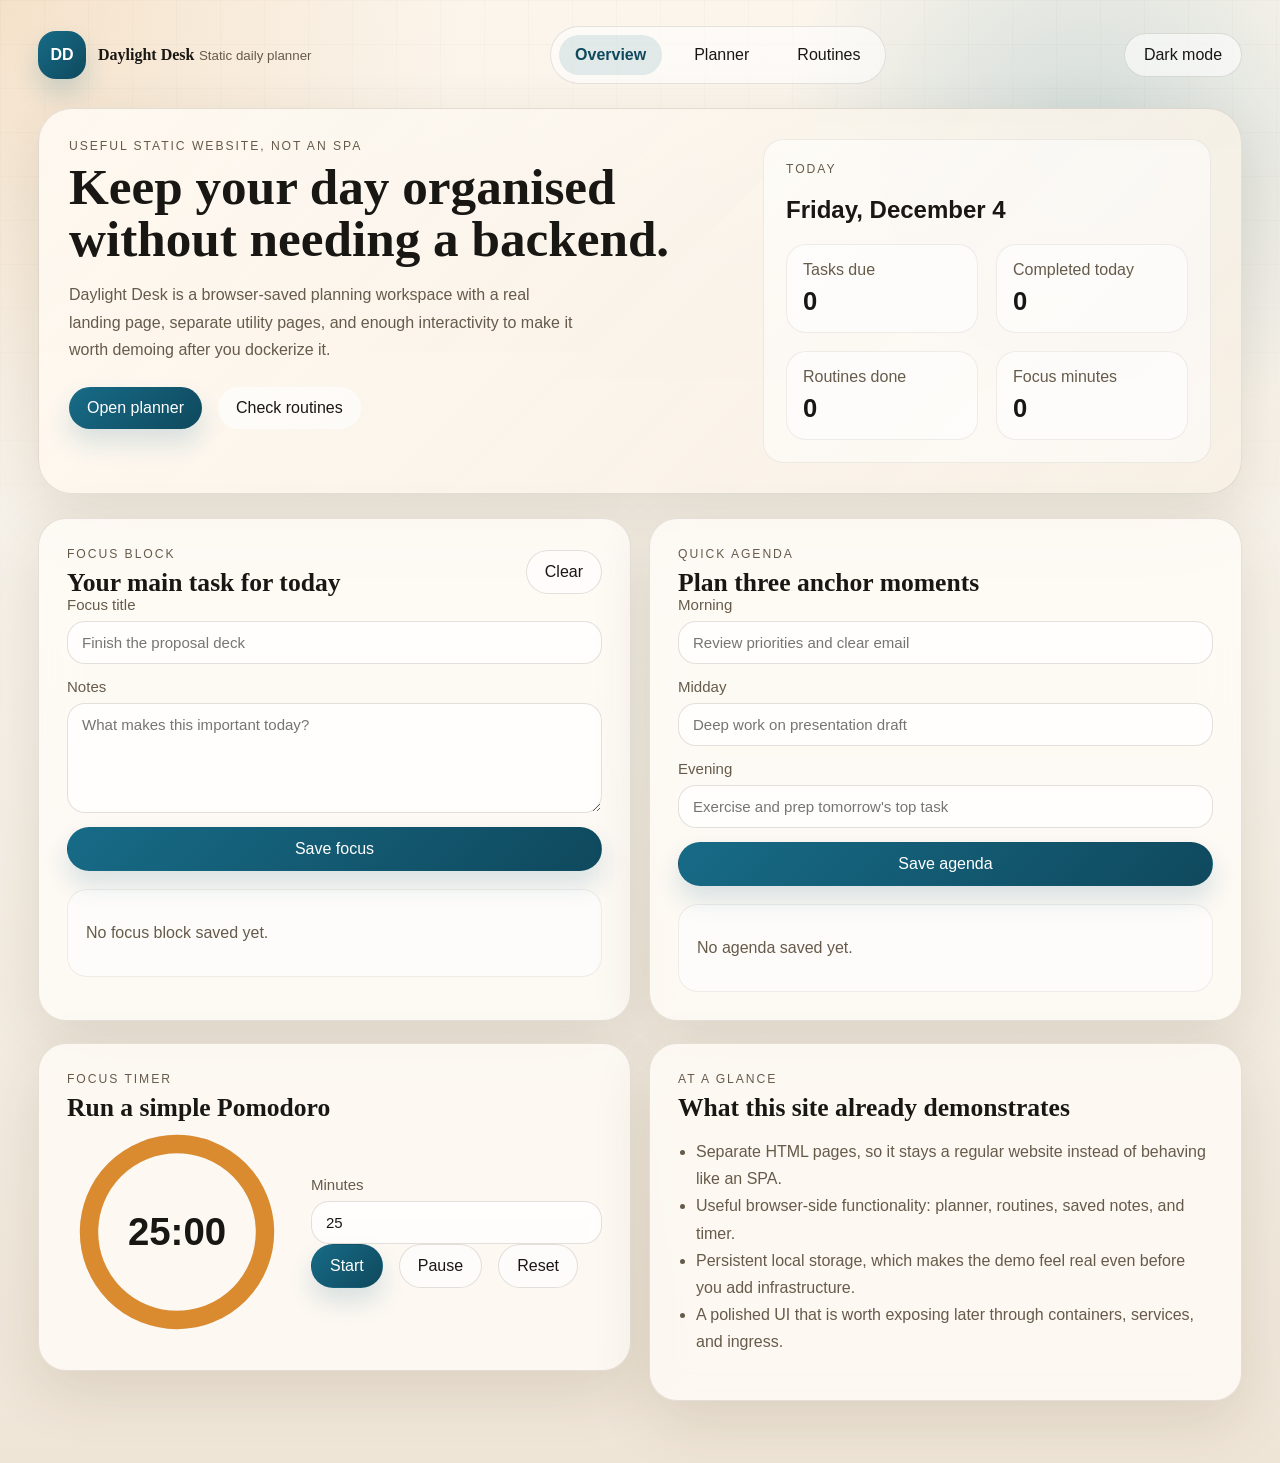
<file: index.html>
<!DOCTYPE html>
<html lang="en">
<head>
  <meta charset="UTF-8">
  <meta name="viewport" content="width=device-width, initial-scale=1.0">
  <title>Daylight Desk | Daily Planner</title>
  <meta
    name="description"
    content="A polished multi-page daily planner with focus tracking, routines, and browser-saved productivity tools."
  >
  <link rel="stylesheet" href="styles.css">
</head>
<body data-page="home">
  <div class="site-shell">
    <header class="site-header">
      <a class="brand" href="index.html">
        <span class="brand-mark">DD</span>
        <span>
          <strong>Daylight Desk</strong>
          <small>Static daily planner</small>
        </span>
      </a>

      <nav class="main-nav" aria-label="Primary">
        <a class="is-active" href="index.html">Overview</a>
        <a href="planner.html">Planner</a>
        <a href="routines.html">Routines</a>
      </nav>

      <button class="ghost-button theme-toggle" type="button" aria-label="Toggle color theme">Dark mode</button>
    </header>

    <main>
      <section class="hero card hero-card">
        <div class="hero-copy">
          <p class="eyebrow">Useful static website, not an SPA</p>
          <h1>Keep your day organised without needing a backend.</h1>
          <p class="hero-text">
            Daylight Desk is a browser-saved planning workspace with a real landing page, separate utility pages, and enough interactivity to make it worth demoing after you dockerize it.
          </p>
          <div class="hero-actions">
            <a class="primary-link" href="planner.html">Open planner</a>
            <a class="ghost-link" href="routines.html">Check routines</a>
          </div>
        </div>

        <aside class="hero-panel">
          <p class="panel-label">Today</p>
          <h2 id="todayDate">Tuesday, 12 May</h2>
          <div class="snapshot-grid">
            <article>
              <span>Tasks due</span>
              <strong id="snapshotTasksDue">0</strong>
            </article>
            <article>
              <span>Completed today</span>
              <strong id="snapshotTasksDone">0</strong>
            </article>
            <article>
              <span>Routines done</span>
              <strong id="snapshotRoutinesDone">0</strong>
            </article>
            <article>
              <span>Focus minutes</span>
              <strong id="snapshotFocusMinutes">0</strong>
            </article>
          </div>
        </aside>
      </section>

      <section class="home-grid">
        <section class="card section-card focus-card">
          <div class="section-heading">
            <div>
              <p class="eyebrow">Focus block</p>
              <h2>Your main task for today</h2>
            </div>
            <button class="ghost-button" id="clearFocusButton" type="button">Clear</button>
          </div>

          <form class="stack-form" id="focusForm">
            <label>
              Focus title
              <input id="focusTitle" type="text" maxlength="90" placeholder="Finish the proposal deck">
            </label>
            <label>
              Notes
              <textarea id="focusNotes" rows="4" maxlength="240" placeholder="What makes this important today?"></textarea>
            </label>
            <button class="primary-button" type="submit">Save focus</button>
          </form>

          <article class="saved-focus" id="focusPreview">
            <p class="empty-state">No focus block saved yet.</p>
          </article>
        </section>

        <section class="card section-card agenda-card">
          <div class="section-heading">
            <div>
              <p class="eyebrow">Quick agenda</p>
              <h2>Plan three anchor moments</h2>
            </div>
          </div>

          <form class="agenda-form" id="agendaForm">
            <label>
              Morning
              <input id="morningPlan" type="text" maxlength="80" placeholder="Review priorities and clear email">
            </label>
            <label>
              Midday
              <input id="middayPlan" type="text" maxlength="80" placeholder="Deep work on presentation draft">
            </label>
            <label>
              Evening
              <input id="eveningPlan" type="text" maxlength="80" placeholder="Exercise and prep tomorrow's top task">
            </label>
            <button class="primary-button secondary" type="submit">Save agenda</button>
          </form>

          <div class="agenda-preview" id="agendaPreview"></div>
        </section>
      </section>

      <section class="home-grid bottom-grid">
        <section class="card section-card timer-card">
          <div class="section-heading">
            <div>
              <p class="eyebrow">Focus timer</p>
              <h2>Run a simple Pomodoro</h2>
            </div>
          </div>

          <div class="timer-shell">
            <div class="timer-ring">
              <svg viewBox="0 0 120 120" aria-hidden="true">
                <circle class="ring-base" cx="60" cy="60" r="48"></circle>
                <circle class="ring-progress" id="timerProgress" cx="60" cy="60" r="48"></circle>
              </svg>
              <strong id="timerDisplay">25:00</strong>
            </div>

            <div class="timer-controls">
              <label>
                Minutes
                <input id="timerMinutes" type="number" min="5" max="60" value="25">
              </label>
              <div class="button-row">
                <button class="primary-button" id="startTimerButton" type="button">Start</button>
                <button class="ghost-button" id="pauseTimerButton" type="button">Pause</button>
                <button class="ghost-button" id="resetTimerButton" type="button">Reset</button>
              </div>
            </div>
          </div>
        </section>

        <section class="card section-card overview-card">
          <div class="section-heading">
            <div>
              <p class="eyebrow">At a glance</p>
              <h2>What this site already demonstrates</h2>
            </div>
          </div>

          <ul class="feature-list">
            <li>Separate HTML pages, so it stays a regular website instead of behaving like an SPA.</li>
            <li>Useful browser-side functionality: planner, routines, saved notes, and timer.</li>
            <li>Persistent local storage, which makes the demo feel real even before you add infrastructure.</li>
            <li>A polished UI that is worth exposing later through containers, services, and ingress.</li>
          </ul>
        </section>
      </section>
    </main>
  </div>

  <script src="script.js"></script>
</body>
</html>
</file>
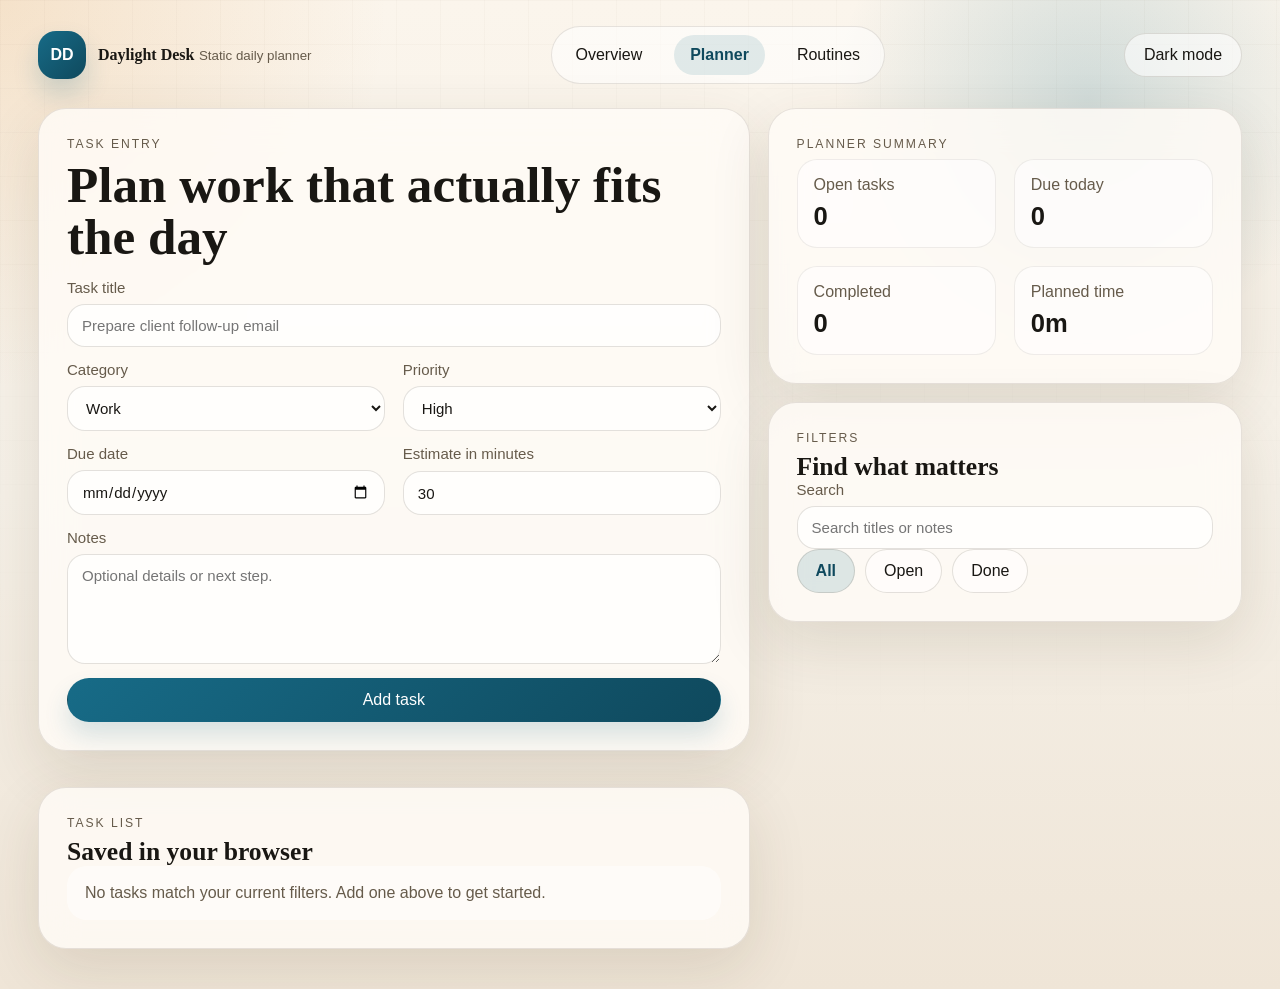
<file: planner.html>
<!DOCTYPE html>
<html lang="en">
<head>
  <meta charset="UTF-8">
  <meta name="viewport" content="width=device-width, initial-scale=1.0">
  <title>Daylight Desk | Planner</title>
  <meta
    name="description"
    content="Manage daily tasks with status filters, due dates, and browser-saved planning."
  >
  <link rel="stylesheet" href="styles.css">
</head>
<body data-page="planner">
  <div class="site-shell">
    <header class="site-header">
      <a class="brand" href="index.html">
        <span class="brand-mark">DD</span>
        <span>
          <strong>Daylight Desk</strong>
          <small>Static daily planner</small>
        </span>
      </a>

      <nav class="main-nav" aria-label="Primary">
        <a href="index.html">Overview</a>
        <a class="is-active" href="planner.html">Planner</a>
        <a href="routines.html">Routines</a>
      </nav>

      <button class="ghost-button theme-toggle" type="button" aria-label="Toggle color theme">Dark mode</button>
    </header>

    <main class="planner-layout">
      <section class="card section-card task-entry-card">
        <div class="section-heading">
          <div>
            <p class="eyebrow">Task entry</p>
            <h1>Plan work that actually fits the day</h1>
          </div>
        </div>

        <form id="taskForm" class="task-form">
          <label>
            Task title
            <input id="taskTitle" type="text" maxlength="90" placeholder="Prepare client follow-up email">
          </label>
          <div class="grid-two">
            <label>
              Category
              <select id="taskCategory">
                <option value="Work">Work</option>
                <option value="Personal">Personal</option>
                <option value="Health">Health</option>
                <option value="Errands">Errands</option>
              </select>
            </label>
            <label>
              Priority
              <select id="taskPriority">
                <option value="High">High</option>
                <option value="Medium">Medium</option>
                <option value="Low">Low</option>
              </select>
            </label>
          </div>
          <div class="grid-two">
            <label>
              Due date
              <input id="taskDueDate" type="date">
            </label>
            <label>
              Estimate in minutes
              <input id="taskEstimate" type="number" min="5" max="480" step="5" value="30">
            </label>
          </div>
          <label>
            Notes
            <textarea id="taskNotes" rows="4" maxlength="220" placeholder="Optional details or next step."></textarea>
          </label>
          <button class="primary-button" type="submit">Add task</button>
        </form>
      </section>

      <aside class="planner-sidebar">
        <section class="card section-card summary-card">
          <p class="eyebrow">Planner summary</p>
          <div class="summary-grid">
            <article>
              <span>Open tasks</span>
              <strong id="openTasksCount">0</strong>
            </article>
            <article>
              <span>Due today</span>
              <strong id="dueTodayCount">0</strong>
            </article>
            <article>
              <span>Completed</span>
              <strong id="completedTasksCount">0</strong>
            </article>
            <article>
              <span>Planned time</span>
              <strong id="plannedMinutesCount">0m</strong>
            </article>
          </div>
        </section>

        <section class="card section-card filter-card">
          <div class="section-heading compact">
            <div>
              <p class="eyebrow">Filters</p>
              <h2>Find what matters</h2>
            </div>
          </div>

          <label>
            Search
            <input id="taskSearch" type="search" placeholder="Search titles or notes">
          </label>

          <div class="chip-row" role="group" aria-label="Task status filters">
            <button class="filter-chip is-active" data-status="all" type="button">All</button>
            <button class="filter-chip" data-status="open" type="button">Open</button>
            <button class="filter-chip" data-status="done" type="button">Done</button>
          </div>
        </section>
      </aside>

      <section class="card section-card task-list-card">
        <div class="section-heading compact">
          <div>
            <p class="eyebrow">Task list</p>
            <h2>Saved in your browser</h2>
          </div>
        </div>
        <div id="taskList" class="task-list"></div>
      </section>
    </main>
  </div>

  <template id="taskItemTemplate">
    <article class="task-item">
      <div class="task-main">
        <label class="task-checkline">
          <input class="task-toggle" type="checkbox">
          <div>
            <strong class="task-title"></strong>
            <p class="task-meta"></p>
          </div>
        </label>
        <div class="task-pills">
          <span class="badge task-priority"></span>
          <span class="badge task-category"></span>
        </div>
      </div>
      <p class="task-notes"></p>
      <div class="task-footer">
        <span class="task-estimate"></span>
        <button class="ghost-button compact remove-task-button" type="button">Delete</button>
      </div>
    </article>
  </template>

  <script src="script.js"></script>
</body>
</html>
</file>
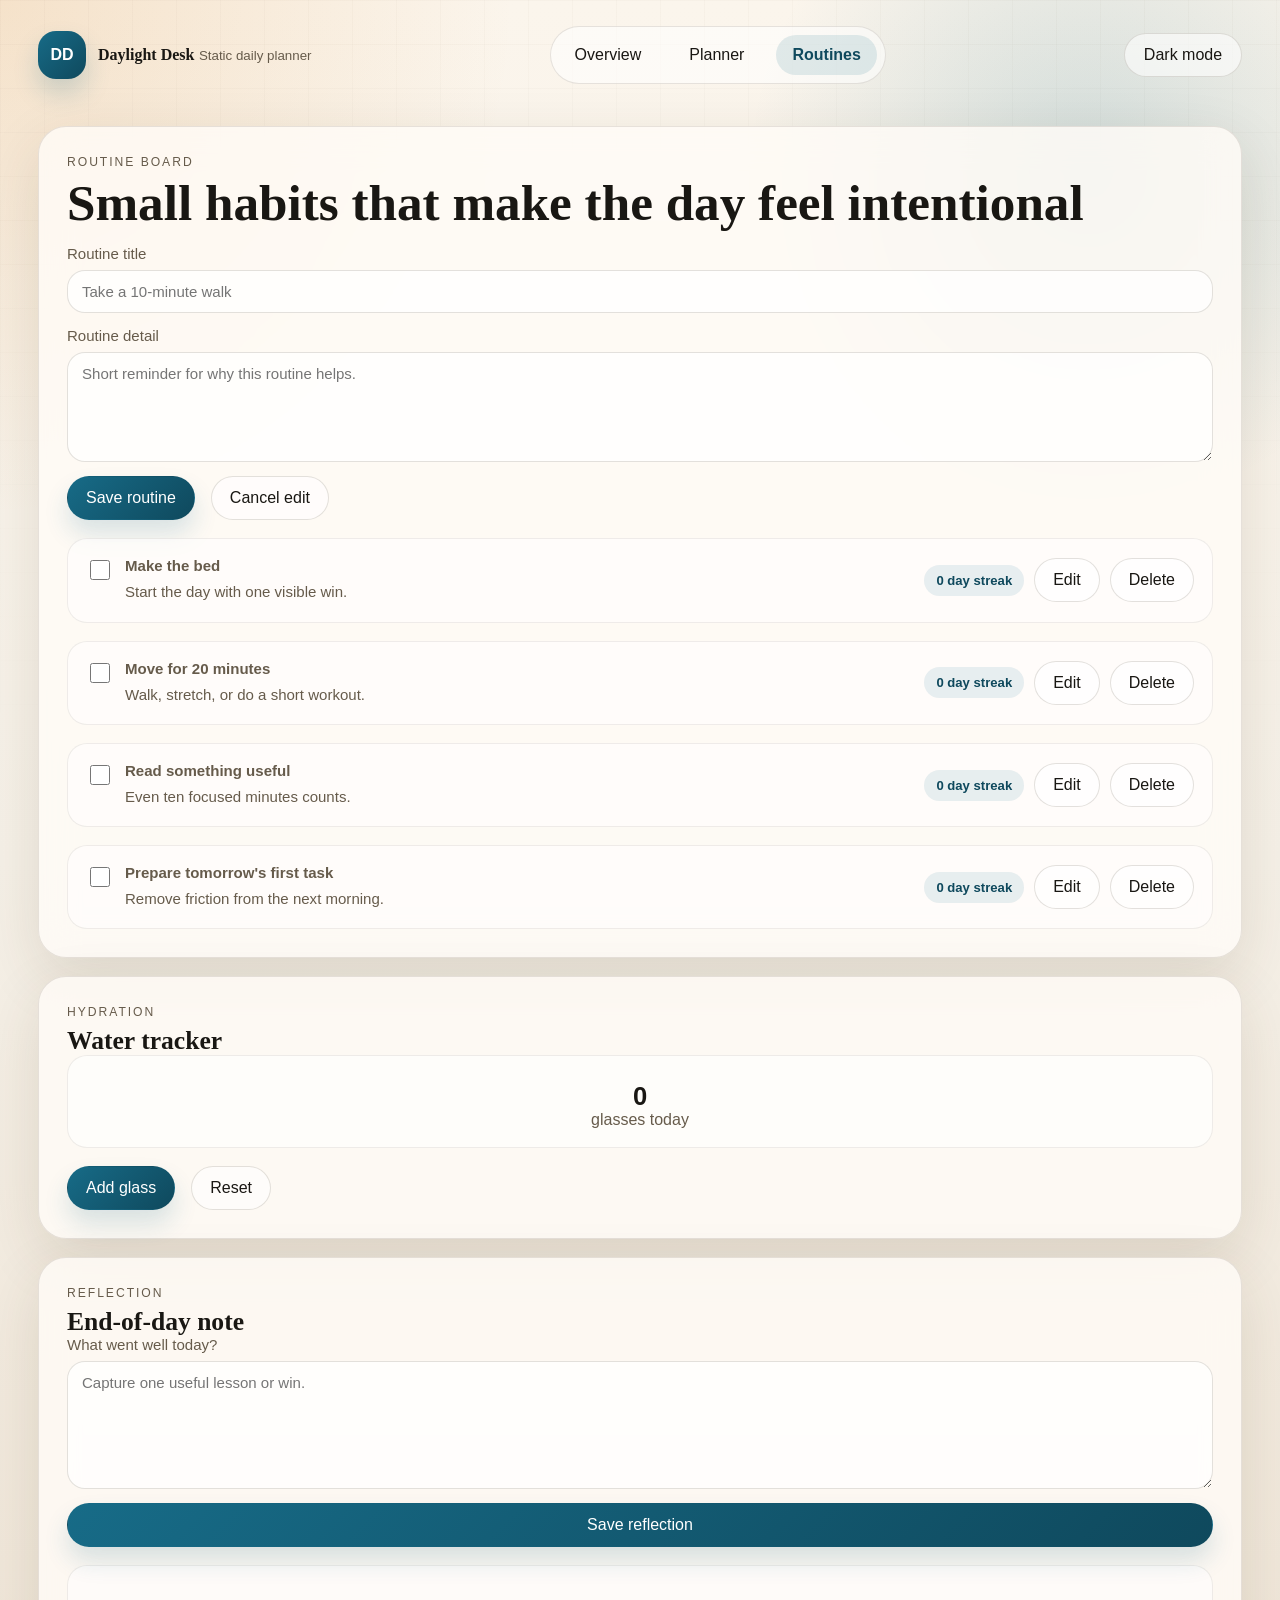
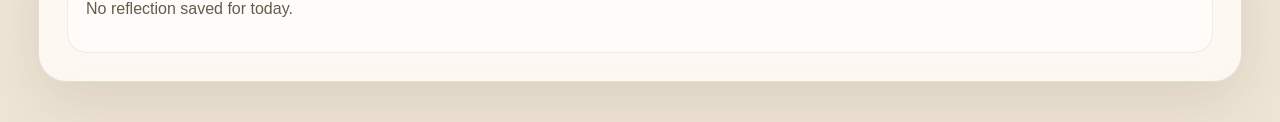
<file: routines.html>
<!DOCTYPE html>
<html lang="en">
<head>
  <meta charset="UTF-8">
  <meta name="viewport" content="width=device-width, initial-scale=1.0">
  <title>Daylight Desk | Routines</title>
  <meta
    name="description"
    content="Track habits, hydration, and quick daily reflections in a static multi-page website."
  >
  <link rel="stylesheet" href="styles.css">
</head>
<body data-page="routines">
  <div class="site-shell">
    <header class="site-header">
      <a class="brand" href="index.html">
        <span class="brand-mark">DD</span>
        <span>
          <strong>Daylight Desk</strong>
          <small>Static daily planner</small>
        </span>
      </a>

      <nav class="main-nav" aria-label="Primary">
        <a href="index.html">Overview</a>
        <a href="planner.html">Planner</a>
        <a class="is-active" href="routines.html">Routines</a>
      </nav>

      <button class="ghost-button theme-toggle" type="button" aria-label="Toggle color theme">Dark mode</button>
    </header>

    <main class="routines-layout">
      <section class="card section-card routine-board-card">
        <div class="section-heading compact">
          <div>
            <p class="eyebrow">Routine board</p>
            <h1>Small habits that make the day feel intentional</h1>
          </div>
        </div>

        <form id="routineForm" class="stack-form routine-form">
          <input id="routineEditId" type="hidden">
          <label>
            Routine title
            <input id="routineTitle" type="text" maxlength="70" placeholder="Take a 10-minute walk">
          </label>
          <label>
            Routine detail
            <textarea id="routineCopy" rows="3" maxlength="180" placeholder="Short reminder for why this routine helps."></textarea>
          </label>
          <div class="button-row">
            <button class="primary-button" type="submit">Save routine</button>
            <button class="ghost-button" id="cancelRoutineEditButton" type="button">Cancel edit</button>
          </div>
        </form>

        <div id="routineList" class="routine-list"></div>
      </section>

      <section class="side-column">
        <article class="card section-card hydration-card">
          <div class="section-heading compact">
            <div>
              <p class="eyebrow">Hydration</p>
              <h2>Water tracker</h2>
            </div>
          </div>

          <div class="hydration-display">
            <strong id="waterCount">0</strong>
            <span>glasses today</span>
          </div>

          <div class="button-row">
            <button class="primary-button" id="addWaterButton" type="button">Add glass</button>
            <button class="ghost-button" id="resetWaterButton" type="button">Reset</button>
          </div>
        </article>

        <article class="card section-card reflection-card">
          <div class="section-heading compact">
            <div>
              <p class="eyebrow">Reflection</p>
              <h2>End-of-day note</h2>
            </div>
          </div>

          <form id="reflectionForm" class="stack-form">
            <label>
              What went well today?
              <textarea id="reflectionInput" rows="6" maxlength="260" placeholder="Capture one useful lesson or win."></textarea>
            </label>
            <button class="primary-button" type="submit">Save reflection</button>
          </form>

          <article class="saved-reflection" id="reflectionPreview">
            <p class="empty-state">No reflection saved for today.</p>
          </article>
        </article>
      </section>
    </main>
  </div>

  <template id="routineItemTemplate">
    <article class="routine-item">
      <label>
        <input class="routine-toggle" type="checkbox">
        <div>
          <strong class="routine-title"></strong>
          <p class="routine-copy"></p>
        </div>
      </label>
      <div class="routine-actions">
        <span class="badge routine-streak"></span>
        <button class="ghost-button compact edit-routine-button" type="button">Edit</button>
        <button class="ghost-button compact delete-routine-button" type="button">Delete</button>
      </div>
    </article>
  </template>

  <script src="script.js"></script>
</body>
</html>
</file>
<file: styles.css>
:root {
  color-scheme: light;
  --bg: #f5f0e7;
  --bg-alt: #efe5d7;
  --surface: rgba(255, 252, 247, 0.82);
  --surface-strong: #fff9f1;
  --line: rgba(60, 46, 26, 0.12);
  --ink: #191713;
  --muted: #665b4b;
  --primary: #176b87;
  --primary-deep: #0f495d;
  --accent: #da8b2f;
  --soft-green: #2d7b5e;
  --soft-red: #b65245;
  --shadow: 0 20px 60px rgba(64, 46, 18, 0.12);
  --radius-xl: 28px;
  --radius-lg: 20px;
  --radius-md: 16px;
  --radius-sm: 12px;
  --max-width: 1240px;
}

body[data-theme="dark"] {
  color-scheme: dark;
  --bg: #12161b;
  --bg-alt: #1a232b;
  --surface: rgba(23, 30, 38, 0.82);
  --surface-strong: #1f2a33;
  --line: rgba(190, 214, 230, 0.2);
  --ink: #e8eef2;
  --muted: #b3c0c9;
  --primary: #54aac7;
  --primary-deep: #2a7188;
  --accent: #f0b35f;
  --soft-green: #67c6a0;
  --soft-red: #ef8f84;
  --shadow: 0 20px 60px rgba(0, 0, 0, 0.35);
}

* {
  box-sizing: border-box;
}

html {
  scroll-behavior: smooth;
}

body {
  margin: 0;
  min-height: 100vh;
  font-family: Bahnschrift, "Aptos", "Segoe UI", sans-serif;
  color: var(--ink);
  background:
    radial-gradient(circle at top left, rgba(218, 139, 47, 0.18), transparent 24%),
    radial-gradient(circle at 85% 10%, rgba(23, 107, 135, 0.18), transparent 18%),
    linear-gradient(180deg, #fbf5ec 0%, var(--bg) 50%, var(--bg-alt) 100%);
}

body[data-theme="dark"] {
  background:
    radial-gradient(circle at top left, rgba(240, 179, 95, 0.12), transparent 24%),
    radial-gradient(circle at 85% 10%, rgba(84, 170, 199, 0.16), transparent 20%),
    linear-gradient(180deg, #11181e 0%, var(--bg) 50%, var(--bg-alt) 100%);
}

body::before {
  content: "";
  position: fixed;
  inset: 0;
  pointer-events: none;
  background-image:
    linear-gradient(rgba(102, 91, 75, 0.04) 1px, transparent 1px),
    linear-gradient(90deg, rgba(102, 91, 75, 0.04) 1px, transparent 1px);
  background-size: 44px 44px;
  mask-image: linear-gradient(180deg, rgba(0, 0, 0, 0.7), transparent 85%);
}

a,
button,
input,
select,
textarea {
  font: inherit;
}

a {
  color: inherit;
  text-decoration: none;
}

button,
input,
select,
textarea {
  border: 1px solid rgba(60, 46, 26, 0.14);
  background: rgba(255, 255, 255, 0.78);
  color: var(--ink);
  transition: transform 160ms ease, box-shadow 160ms ease, border-color 160ms ease, background 160ms ease;
}

button,
input,
select,
textarea {
  outline: none;
}

button:focus,
input:focus,
select:focus,
textarea:focus,
.main-nav a:focus,
.primary-link:focus,
.ghost-link:focus {
  box-shadow: 0 0 0 4px rgba(23, 107, 135, 0.12);
  border-color: rgba(23, 107, 135, 0.38);
}

.site-shell {
  position: relative;
  max-width: var(--max-width);
  margin: 0 auto;
  padding: 26px 18px 40px;
}

.site-header,
.main-nav,
.section-heading,
.hero,
.hero-actions,
.button-row,
.task-main,
.task-footer,
.task-pills,
.routine-item,
.note-row {
  display: flex;
  gap: 16px;
}

.site-header {
  flex-wrap: wrap;
}

.site-header,
.section-heading,
.task-footer,
.routine-item,
.task-main {
  align-items: center;
  justify-content: space-between;
}

.site-header {
  margin-bottom: 24px;
}

.brand {
  display: inline-flex;
  align-items: center;
  gap: 12px;
}

.brand strong,
.hero h1,
.section-card h1,
.section-card h2 {
  font-family: Georgia, "Times New Roman", serif;
}

.brand small,
.eyebrow,
.panel-label,
.task-meta,
.task-notes,
.empty-state,
.feature-list,
.hero-text,
.agenda-preview,
.saved-focus,
.saved-reflection,
.routine-copy,
.summary-grid span,
.snapshot-grid span,
.hydration-display span {
  color: var(--muted);
}

.brand-mark {
  display: inline-grid;
  place-items: center;
  width: 48px;
  height: 48px;
  border-radius: 18px;
  color: white;
  background: linear-gradient(135deg, var(--primary), var(--primary-deep));
  box-shadow: 0 14px 26px rgba(23, 107, 135, 0.2);
  font-weight: 800;
}

.main-nav {
  padding: 8px;
  border-radius: 999px;
  background: rgba(255, 255, 255, 0.56);
  border: 1px solid var(--line);
}

.main-nav a {
  padding: 11px 16px;
  border-radius: 999px;
}

.main-nav a.is-active {
  background: rgba(23, 107, 135, 0.12);
  color: var(--primary-deep);
  font-weight: 700;
}

.card {
  border-radius: var(--radius-xl);
  border: 1px solid var(--line);
  background: var(--surface);
  box-shadow: var(--shadow);
  backdrop-filter: blur(18px);
}

.section-card {
  padding: 28px;
}

.hero {
  align-items: stretch;
  margin-bottom: 24px;
  padding: 30px;
  border-radius: 34px;
  background:
    linear-gradient(135deg, rgba(255, 250, 242, 0.92), rgba(247, 239, 228, 0.88)),
    linear-gradient(180deg, rgba(23, 107, 135, 0.06), transparent);
}

.hero-card {
  display: grid;
  grid-template-columns: minmax(0, 1.2fr) minmax(290px, 0.8fr);
  gap: 22px;
}

.hero h1,
.section-card h1 {
  font-size: clamp(2.4rem, 4vw, 4rem);
  line-height: 1.02;
  margin: 0 0 16px;
}

.section-card h2 {
  font-size: clamp(1.4rem, 2vw, 2rem);
  line-height: 1.08;
  margin: 0;
}

.hero-text {
  max-width: 58ch;
  line-height: 1.7;
  margin-bottom: 24px;
}

.eyebrow,
.panel-label {
  margin: 0 0 8px;
  text-transform: uppercase;
  letter-spacing: 0.16em;
  font-size: 0.76rem;
}

.primary-link,
.ghost-link,
.primary-button,
.ghost-button,
.filter-chip {
  display: inline-flex;
  align-items: center;
  justify-content: center;
  border-radius: 999px;
  padding: 12px 18px;
  cursor: pointer;
}

.primary-link,
.primary-button {
  color: white;
  background: linear-gradient(135deg, var(--primary), var(--primary-deep));
  border-color: transparent;
  box-shadow: 0 14px 24px rgba(23, 107, 135, 0.16);
}

.ghost-link,
.ghost-button,
.filter-chip {
  background: rgba(255, 255, 255, 0.58);
}

body[data-theme="dark"] .ghost-link,
body[data-theme="dark"] .ghost-button,
body[data-theme="dark"] .filter-chip {
  background: rgba(33, 44, 55, 0.75);
}

.theme-toggle {
  min-width: 118px;
}

.primary-link:hover,
.ghost-link:hover,
.primary-button:hover,
.ghost-button:hover,
.filter-chip:hover {
  transform: translateY(-1px);
}

.secondary {
  width: 100%;
}

.hero-panel,
.saved-focus,
.agenda-preview,
.summary-grid article,
.task-item,
.routine-item,
.saved-reflection,
.snapshot-grid article {
  border-radius: var(--radius-lg);
  border: 1px solid rgba(60, 46, 26, 0.08);
  background: rgba(255, 255, 255, 0.52);
}

.hero-panel {
  padding: 22px;
}

.snapshot-grid,
.home-grid,
.summary-grid,
.planner-layout,
.routines-layout,
.grid-two,
.task-list,
.routine-list {
  display: grid;
  gap: 18px;
}

.snapshot-grid,
.summary-grid {
  grid-template-columns: repeat(2, minmax(0, 1fr));
}

.snapshot-grid article,
.summary-grid article {
  padding: 16px;
}

.snapshot-grid strong,
.summary-grid strong,
.hydration-display strong {
  display: block;
  margin-top: 8px;
  font-size: clamp(1.6rem, 2vw, 2.3rem);
}

.home-grid {
  grid-template-columns: repeat(2, minmax(0, 1fr));
  margin-bottom: 22px;
}

.bottom-grid {
  align-items: start;
}

.stack-form,
.agenda-form,
.task-form {
  display: grid;
  gap: 14px;
}

label {
  display: grid;
  gap: 8px;
  font-size: 0.94rem;
  color: var(--muted);
}

input,
select,
textarea {
  width: 100%;
  padding: 12px 14px;
  border-radius: 18px;
}

textarea {
  min-height: 110px;
  resize: vertical;
}

.saved-focus,
.agenda-preview,
.saved-reflection {
  margin-top: 18px;
  padding: 18px;
}

.saved-focus strong,
.agenda-preview strong,
.saved-reflection strong {
  display: block;
  margin-bottom: 8px;
  color: var(--ink);
}

.timer-shell {
  display: grid;
  grid-template-columns: minmax(180px, 220px) minmax(0, 1fr);
  gap: 24px;
  align-items: center;
}

.timer-ring {
  position: relative;
  width: 220px;
  height: 220px;
  margin: 0 auto;
}

.timer-ring svg {
  width: 100%;
  height: 100%;
  transform: rotate(-90deg);
}

.ring-base,
.ring-progress {
  fill: none;
  stroke-width: 10;
}

.ring-base {
  stroke: rgba(102, 91, 75, 0.14);
}

.ring-progress {
  stroke: var(--accent);
  stroke-linecap: round;
  stroke-dasharray: 301.59;
  stroke-dashoffset: 0;
  transition: stroke-dashoffset 180ms linear;
}

.timer-ring strong {
  position: absolute;
  inset: 0;
  display: grid;
  place-items: center;
  font-size: 2.4rem;
}

.feature-list {
  padding-left: 18px;
  line-height: 1.7;
}

.planner-layout {
  grid-template-columns: minmax(0, 1.2fr) minmax(300px, 0.8fr);
  align-items: start;
}

.planner-sidebar,
.side-column {
  display: grid;
  gap: 18px;
}

.task-list-card,
.routine-board-card {
  margin-top: 18px;
}

.grid-two {
  grid-template-columns: repeat(2, minmax(0, 1fr));
}

.chip-row,
.task-pills {
  display: flex;
  gap: 10px;
  flex-wrap: wrap;
}

.filter-chip.is-active {
  background: rgba(23, 107, 135, 0.14);
  color: var(--primary-deep);
  font-weight: 700;
}

.task-item,
.routine-item {
  padding: 18px;
}

.routine-actions {
  display: flex;
  gap: 10px;
  flex-wrap: wrap;
  align-items: center;
  justify-content: flex-end;
}

.routine-form {
  margin-bottom: 18px;
}

.task-item.is-done {
  opacity: 0.78;
}

.task-checkline,
.routine-item label {
  display: flex;
  gap: 12px;
  align-items: flex-start;
}

.task-checkline input,
.routine-item input {
  width: 20px;
  height: 20px;
  margin-top: 3px;
  accent-color: var(--primary);
}

.task-title {
  display: block;
  font-size: 1.05rem;
}

.task-item.is-done .task-title {
  text-decoration: line-through;
}

.task-meta,
.task-notes,
.routine-copy {
  margin: 6px 0 0;
  line-height: 1.55;
}

.task-notes {
  margin: 14px 0;
}

.task-footer {
  font-size: 0.88rem;
  color: var(--muted);
}

.badge {
  display: inline-flex;
  align-items: center;
  justify-content: center;
  min-width: 72px;
  padding: 8px 12px;
  border-radius: 999px;
  background: rgba(23, 107, 135, 0.1);
  color: var(--primary-deep);
  font-size: 0.82rem;
  font-weight: 700;
}

.badge.high {
  background: rgba(182, 82, 69, 0.12);
  color: var(--soft-red);
}

.badge.medium {
  background: rgba(218, 139, 47, 0.16);
  color: #8e5a12;
}

.badge.low,
.badge.done {
  background: rgba(45, 123, 94, 0.12);
  color: var(--soft-green);
}

.task-list:empty::before {
  content: attr(data-empty);
  display: block;
  padding: 18px;
  border-radius: var(--radius-lg);
  background: rgba(255, 255, 255, 0.5);
  color: var(--muted);
}

.routine-list:empty::before {
  content: attr(data-empty);
  display: block;
  padding: 18px;
  border-radius: var(--radius-lg);
  background: rgba(255, 255, 255, 0.5);
  color: var(--muted);
}

.hydration-display {
  text-align: center;
  padding: 18px;
  margin-bottom: 18px;
  border-radius: var(--radius-lg);
  background: rgba(255, 255, 255, 0.5);
  border: 1px solid rgba(60, 46, 26, 0.08);
}

@media (max-width: 1040px) {
  .hero-card,
  .home-grid,
  .planner-layout,
  .routines-layout,
  .timer-shell {
    grid-template-columns: 1fr;
  }
}

@media (max-width: 760px) {
  .site-shell {
    padding: 18px 14px 28px;
  }

  .site-header,
  .section-heading,
  .task-main,
  .task-footer,
  .button-row,
  .routine-actions {
    flex-direction: column;
    align-items: flex-start;
  }

  .main-nav {
    width: 100%;
    overflow: auto;
  }

  .snapshot-grid,
  .summary-grid,
  .grid-two {
    grid-template-columns: 1fr;
  }

  .section-card,
  .hero {
    padding: 22px;
  }

  .timer-ring {
    width: 180px;
    height: 180px;
  }

  .primary-link,
  .ghost-link,
  .primary-button,
  .ghost-button,
  .filter-chip,
  input,
  select,
  textarea {
    width: 100%;
  }
}
</file>
